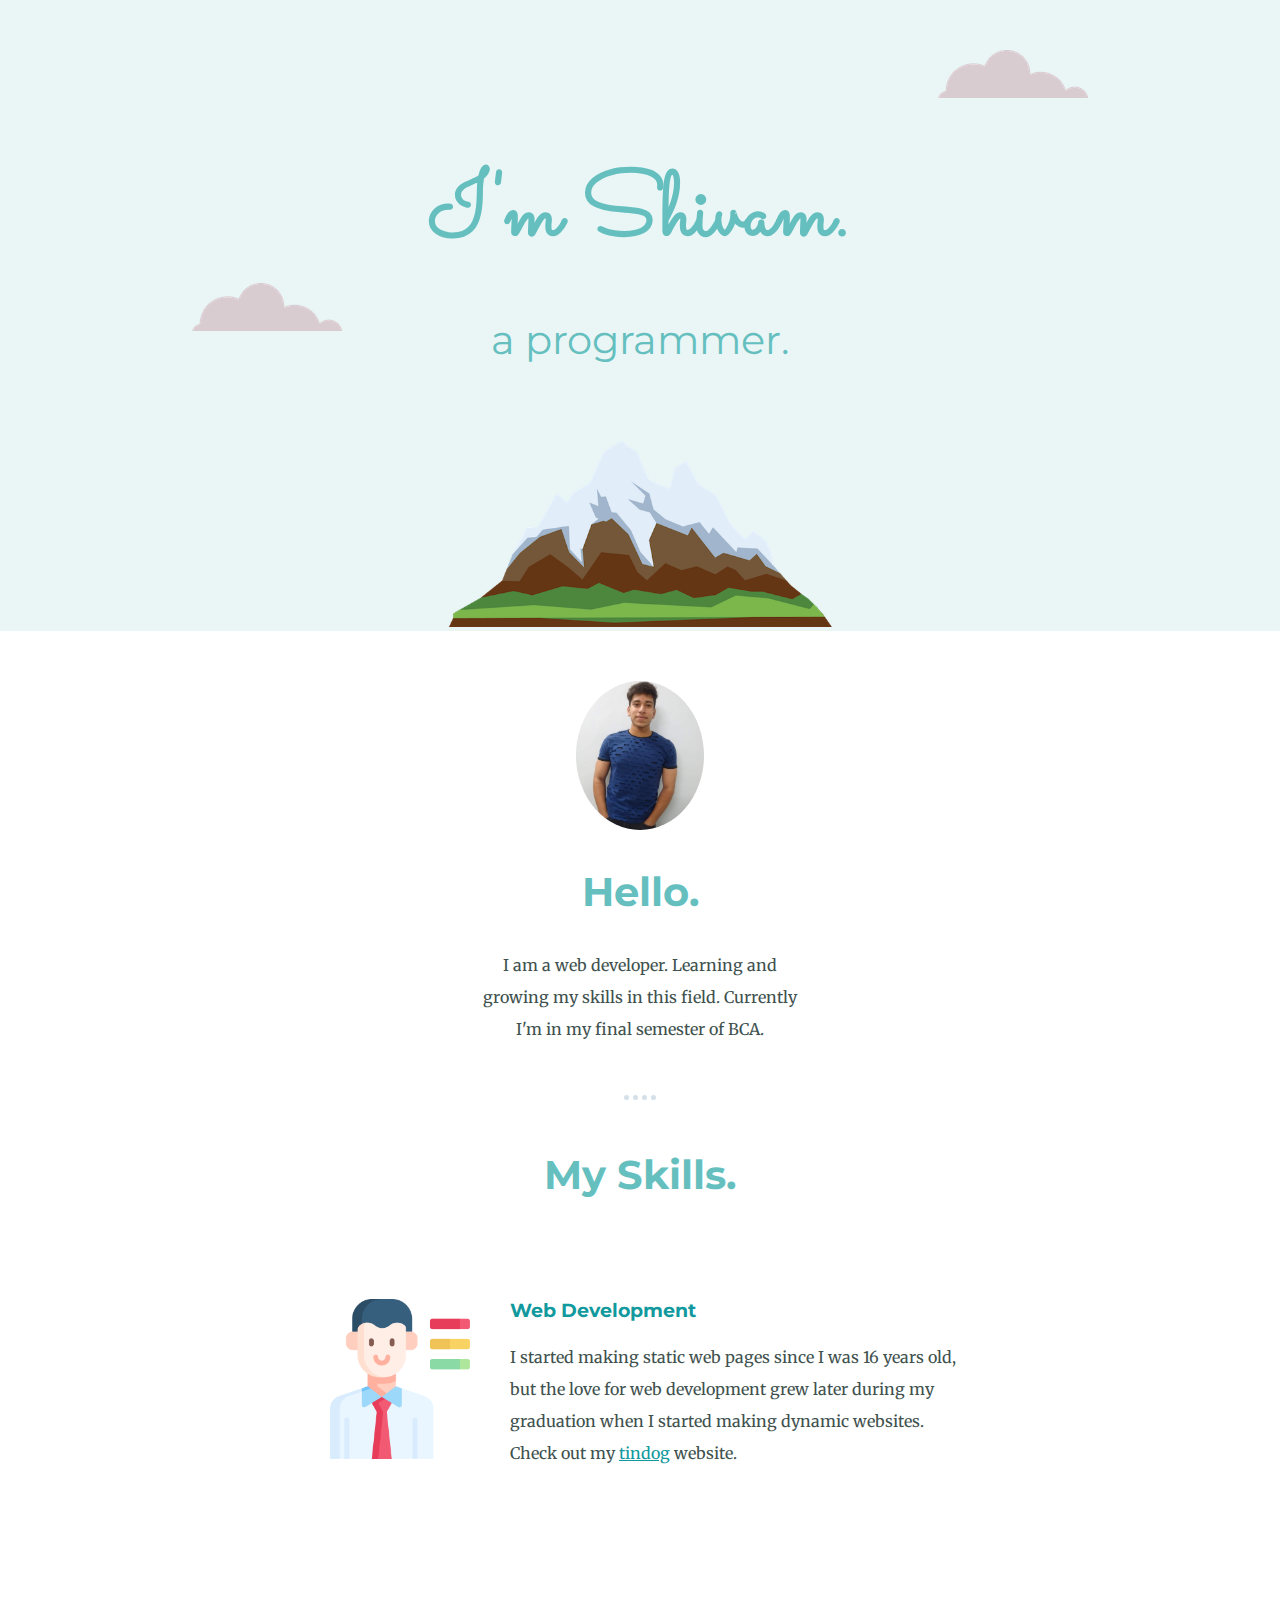
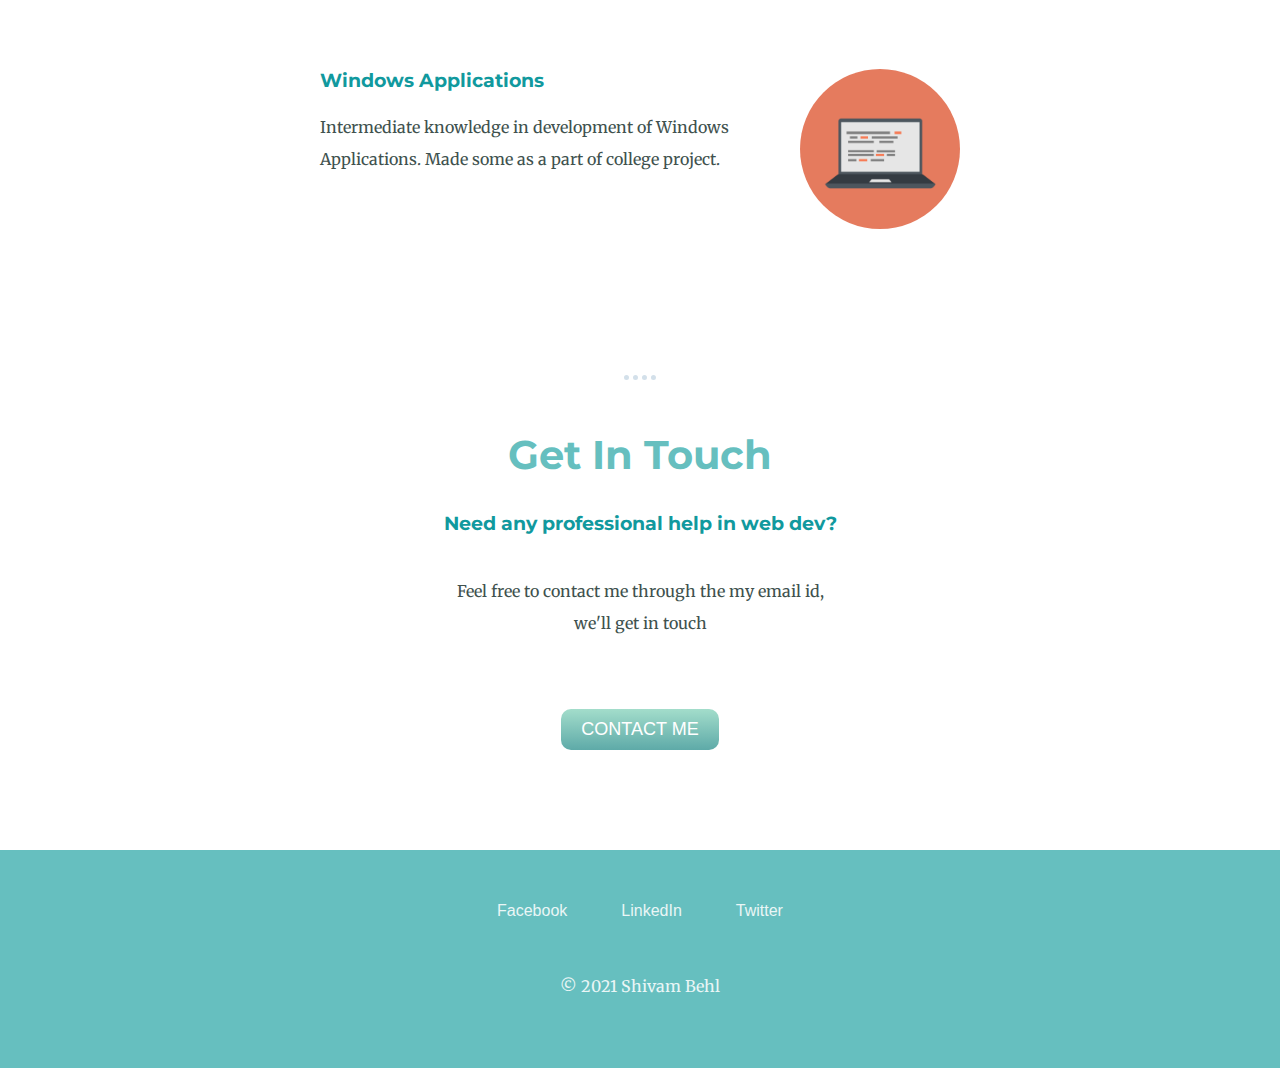
<file: index.html>
<!DOCTYPE html>
<html lang="en">
<head>
    <meta charset="UTF-8">
    <meta name="viewport" content="width=device-width, initial-scale=1.0">
    <meta name="author" content="Shivam Behl">
    <meta name="description" content="This is my professional website. You can see all of my work here and fell free to contact me for any projects in website developement.">
    <meta name="keywords" content="shivam behl, sb, shivam, behl">

    <title>Shivam Behl</title>

    <link rel="stylesheet" href="css/styles.css">
    <link rel="icon" href="img/favicon.ico">

    <!-- embedding google fonts -->
    <link rel="preconnect" href="https://fonts.gstatic.com">
    <link href="https://fonts.googleapis.com/css2?family=Merriweather&family=Montserrat&family=Sacramento&display=swap" rel="stylesheet">

</head>
<body>
    <div class="container">
        <img class="top-cloud" src="img/cloud.png" alt="cloud">
        <h1>I'm Shivam.</h1>
        <h2 class="font">a programmer.</h2>
        <img class="bottom-cloud" src="img/cloud.png" alt="cloud">
        <img class="mountain" src="img/mountain.png" alt="mountain">
    </div>


    <div class="middle-container">
        <div class="profile">
          <img class="profile-image" src="img/shivam.jpg" alt="My photo">
          <h2>Hello.</h2>
          <p class="intro">I am a web developer. Learning and growing my skills in this field. Currently I'm in my final semester of BCA.</p>
        </div>
        <hr>
        <div class="skills">
          <h2>My Skills.</h2>
          <div class="skill-row">
            <img class="skills-image-1" src="img/skills.png" alt="skills image">
            <h3>Web Development</h3>
            <p>I started making static web pages since I was 16 years old, but the love for web development grew later during my graduation when I started making dynamic websites. Check out my <a class="tindog" href="https://shivambehl.me/tindog/">tindog</a> website.</p>
          </div>
          <div class="skill-row">
            <img class="skills-image-2" src="img/computer.png" alt="skills gif">
            <h3>Windows Applications</h3>
            <p>Intermediate knowledge in development of Windows Applications. Made some as a part of college project.</p>
          </div>
        </div>
        <hr>
        <div class="contact-me">
          <h2>Get In Touch</h2>
          <h3>Need any professional help in web dev?</h3>
          <p class="contact">Feel free to contact me through the my email id, we'll get in touch</p>
          <a class="btn" href="mailto:shivambehl15@email.com">CONTACT ME</a>
        </div>
    </div>
    
      
    <div class="bottom-container">
        <a class="footer-link" href="https://www.facebook.com/shivam.behl.773/">Facebook</a>
        <a class="footer-link" href="https://www.linkedin.com/in/shivam-behl-5a0483129/">LinkedIn</a>
        <a class="footer-link" href="https://twitter.com/ShivamBehl5">Twitter</a>
        <p class="copyright">© 2021 Shivam Behl</p>
    </div>
      
</body>
</html>
</file>
<file: css/styles.css>
body{
    color: #40514E;
    margin: 0px;
    text-align: center;
    font-family: 'Merriweather', serif;
}

h1{
    margin: 50px auto 0px auto;
    font-family: 'Sacramento', cursive;
    font-size: 5.625rem;
    color: #66BFBF;
}

h2{
    font-family: 'Montserrat', sans-serif;
    font-size: 2.5rem;
    color: #66BFBF;
}

h3{
    font-family: 'Montserrat', sans-serif;
    color: #11999E;
}

p{
    line-height: 2;
}

a{
    color: #11999E;
}

hr{
    color: #d3e0ea;
    border-style: dotted none none;
    border-width: 5px;
    width: 2.5%;
    margin: 50px auto;
}

.font{
    font-weight: normal;
}

.container{
    background-color: #EAF6F6;
    position: relative;
    padding-top: 100px;
}

.top-cloud{
    position: absolute;
    top: 50px;
    right: 15%;
    max-width: 150px;
    height: auto;
}

.bottom-cloud{
    position: absolute;
    left: 15%;
    bottom: 300px;
    max-width: 150px;
    height: auto;
}

.mountain{
    max-width: 30%;
    height: auto;
}
.skill-row{
    width: 50%;
    margin: 100px auto 200px;
    text-align: left;
}

.skills-image-1{
    width: 25%;
    float: left;
    margin-right: 30px;
}

.skills-image-2{
    width: 25%;
    float: right;
    margin-left: 30px;
    border-radius: 100%;
}

.profile-image{
    width: 10%;
    height: auto;
    border-radius: 100%;
}

 .footer-link{
     color: #EAF6F6;
     text-decoration: none;
     font-family: Arial, Helvetica, sans-serif;
     padding: 25px;
 }

 .footer-link:hover{
    color: #40514E;
 }

 .bottom-container{
     background-color: #66BFBF;
     padding: 50px;
 }

 .copyright{
     color: #EAF6F6;
     margin-top: 50px;
 }

 .middle-container{
     margin: 50px auto;
 }

 .btn{
    color: white;
    text-decoration: none;
    background: #A3DDCB;
    background-image: -webkit-linear-gradient(top, #A3DDCB, #5EAAA8);
    background-image: -moz-linear-gradient(top, #A3DDCB, #5EAAA8);
    background-image: -ms-linear-gradient(top, #A3DDCB, #5EAAA8);
    background-image: -o-linear-gradient(top, #A3DDCB, #5EAAA8);
    background-image: -webkit-gradient(to bottom, #A3DDCB, #5EAAA8);
    display: inline-block;
    padding: 10px 20px;
    border-radius: 10px;
    font-family: Arial, Helvetica, sans-serif;
    text-align: center;
    font-size: large;
    margin: 50px auto;
 }

.btn:hover{
    background: #BBDFC8;
    background-image: -webkit-linear-gradient(top, #BBDFC8, #75CFB8);
    background-image: -moz-linear-gradient(top, #BBDFC8, #75CFB8);
    background-image: -ms-linear-gradient(top, #BBDFC8, #75CFB8);
    background-image: -o-linear-gradient(top, #BBDFC8, #75CFB8);
    background-image: -webkit-gradient(to bottom, #BBDFC8, #75CFB8);
}
 
.intro{
    width: 25%;
    margin: auto;
    line-height: 2;
}

.contact{
    width: 30%;
    margin: 40px auto 20px;
}

.tindog:hover{
    color: #28b5b5;
}


@media (max-width: 1204px){

    .top-cloud{
        visibility: hidden;
    }

    .bottom-cloud{
        visibility: hidden;
    }

}
</file>
